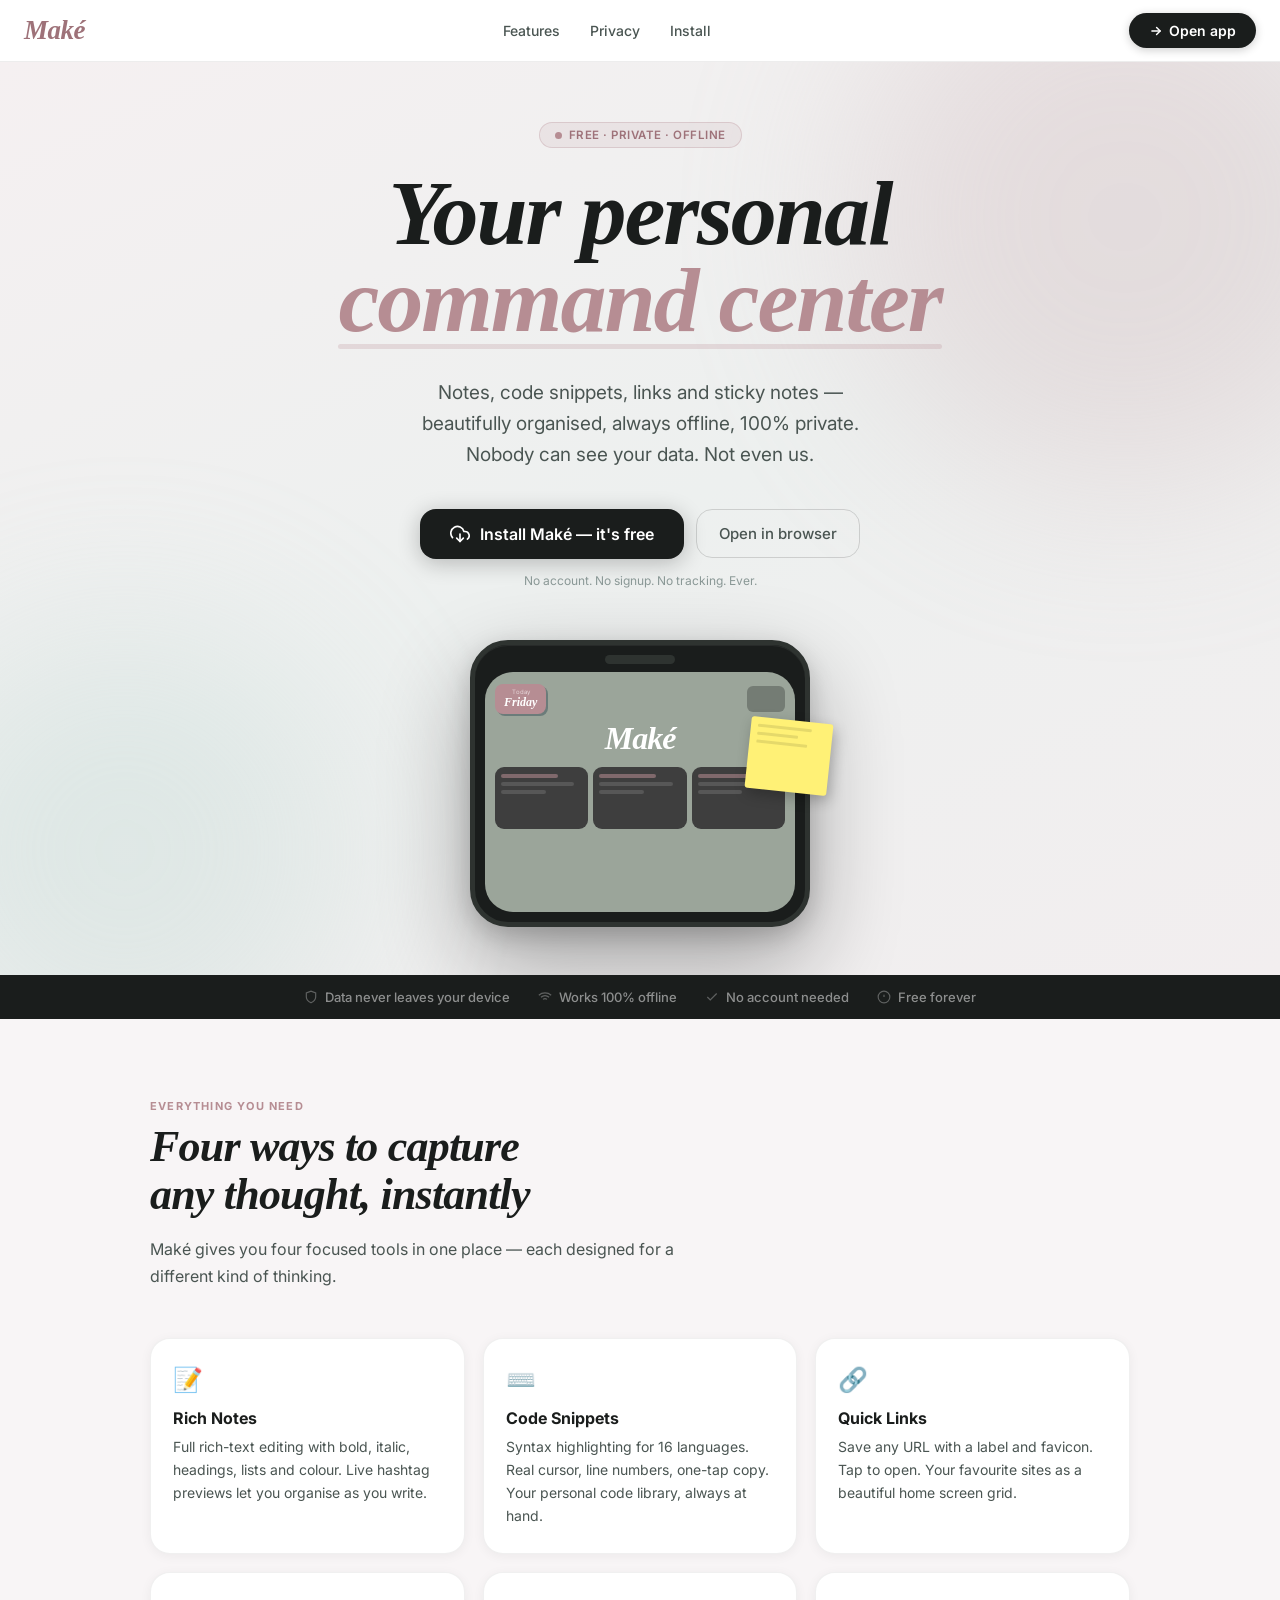
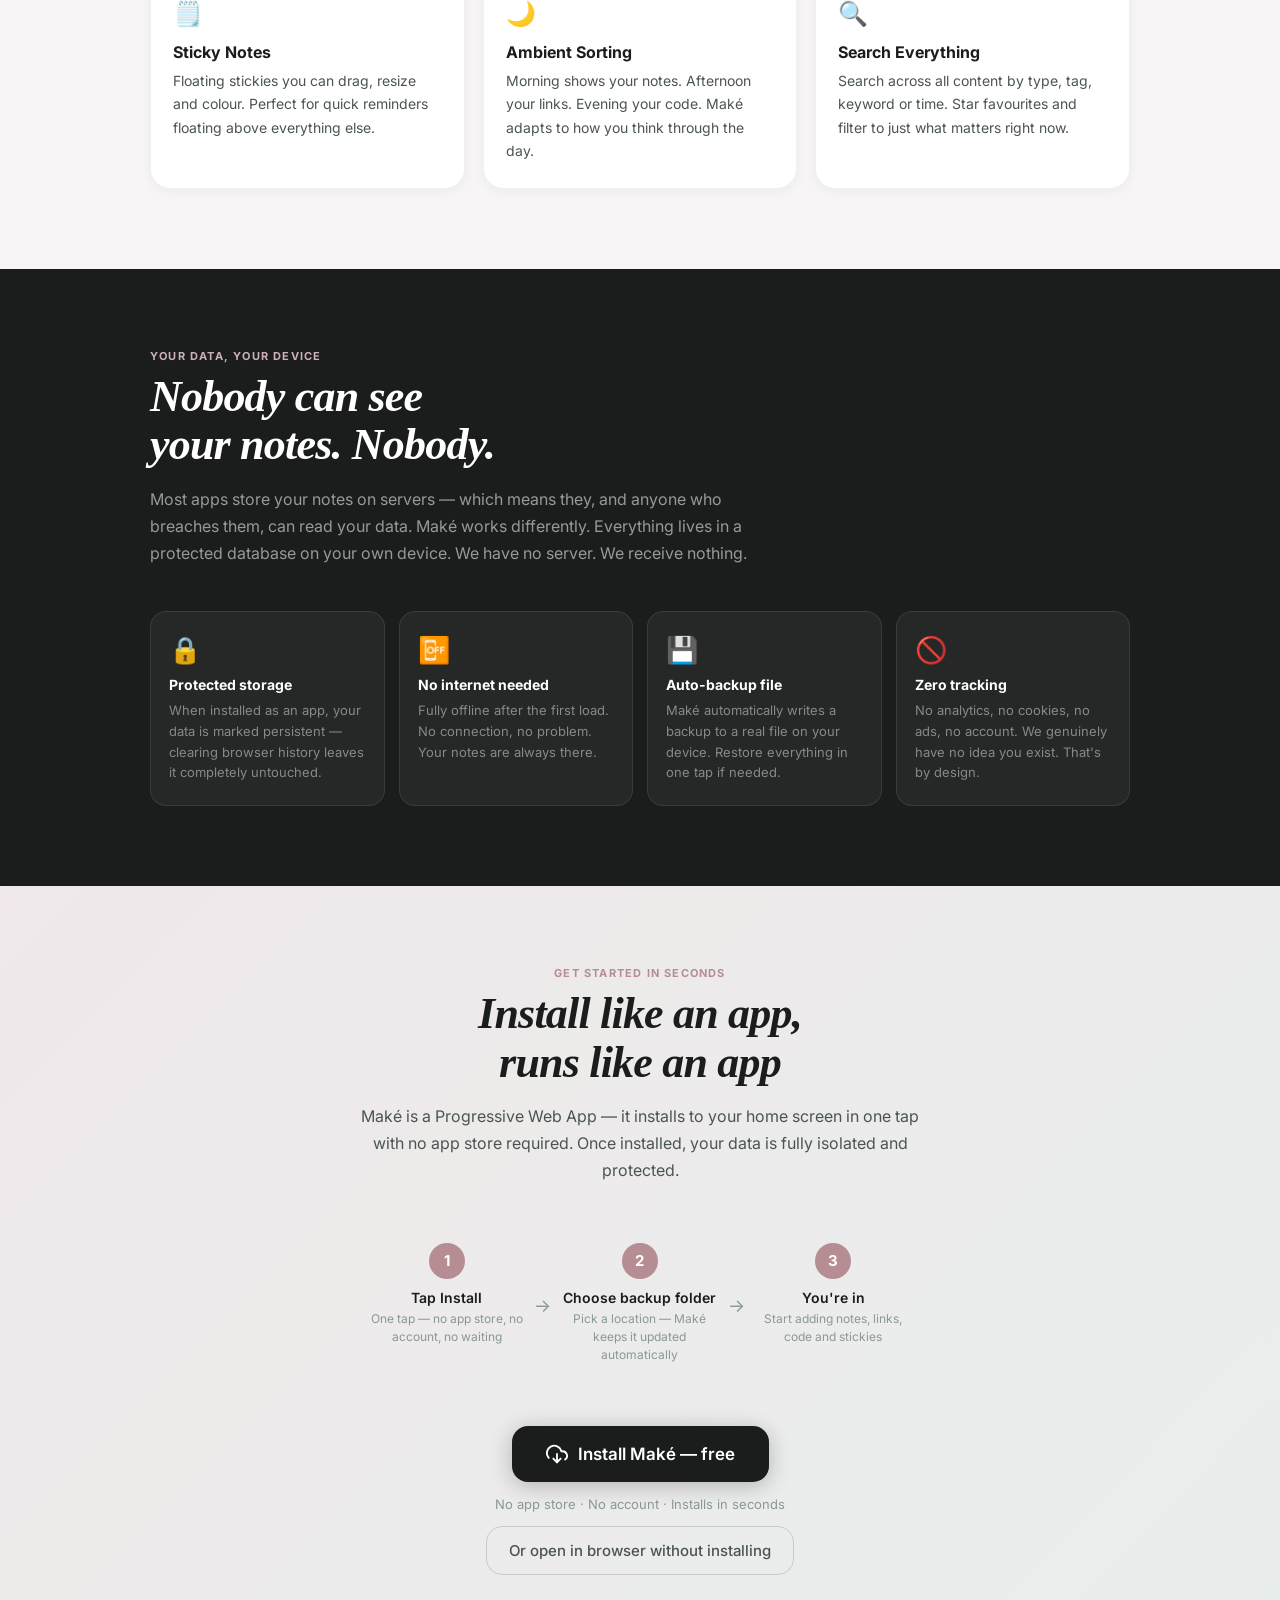
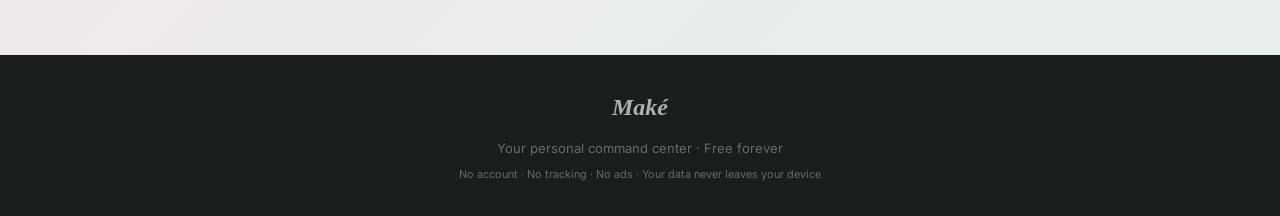
<file: index.html>
<!DOCTYPE html>
<html lang="en">
<head>
  <meta charset="UTF-8">
  <meta name="viewport" content="width=device-width, initial-scale=1.0, viewport-fit=cover">
  <title>Maké — Your Personal Command Center</title>
  <meta name="description" content="Notes, code snippets, links and sticky notes. All on your device, all private, all offline. Install free.">
  <meta name="theme-color" content="#9ba59a">
  <meta property="og:type" content="website">
  <meta property="og:title" content="Maké — Your Personal Command Center">
  <meta property="og:description" content="Notes, code, links and stickies. 100% private. Free forever.">
  <meta property="og:image" content="./icons/icon-512.png">
  <meta name="twitter:card" content="summary_large_image">
  <link rel="manifest" href="manifest.json">
  <link rel="apple-touch-icon" href="./icons/icon-192.png">
  <meta name="apple-mobile-web-app-capable" content="yes">
  <meta name="apple-mobile-web-app-status-bar-style" content="black-translucent">
  <link rel="preconnect" href="https://fonts.googleapis.com">
  <link rel="preconnect" href="https://fonts.gstatic.com" crossorigin>
  <link href="https://fonts.googleapis.com/css2?family=Inter:wght@400;500;600;700&display=swap" rel="stylesheet">
  <style>
    *,*::before,*::after{margin:0;padding:0;box-sizing:border-box;}
    :root{
      --rose:#b68d93;--rose-dark:#9e7279;--rose-light:#cdb0b5;--rose-pale:#f5edef;
      --sage:#9ba59a;--sage-dark:#7d8e8c;
      --dark:#1a1d1c;--dark-2:#252928;--dark-3:#2e3330;
      --text:#1a1d1c;--text-2:#4a5552;--text-3:#8a9896;
      --font-display:'Georgia','Times New Roman',serif;
      --font-body:'Inter',-apple-system,BlinkMacSystemFont,sans-serif;
      --ease-spring:cubic-bezier(0.22,0.25,0.0,1.0);
    }
    html{scroll-behavior:smooth;}
    body{font-family:var(--font-body);background:#fff;color:var(--text);-webkit-font-smoothing:antialiased;overflow-x:hidden;}

    /* NAV */
    .nav{position:sticky;top:0;z-index:100;display:flex;align-items:center;justify-content:space-between;padding:0 24px;height:62px;background:rgba(255,255,255,0.90);backdrop-filter:blur(20px);-webkit-backdrop-filter:blur(20px);border-bottom:1px solid rgba(0,0,0,0.07);}
    .nav-logo{font-family:var(--font-display);font-size:27px;font-style:italic;font-weight:700;color:var(--rose-dark);letter-spacing:-0.5px;text-decoration:none;}
    .nav-links{display:flex;align-items:center;gap:4px;}
    .nav-link{font-size:14px;color:var(--text-2);text-decoration:none;padding:7px 13px;border-radius:8px;transition:background 150ms,color 150ms;font-weight:500;}
    .nav-link:hover{background:rgba(0,0,0,0.05);color:var(--text);}
    .nav-cta{padding:9px 20px;background:var(--dark);color:#fff;border:none;border-radius:999px;font-size:14px;font-weight:600;font-family:var(--font-body);cursor:pointer;text-decoration:none;display:inline-flex;align-items:center;gap:6px;transition:background 150ms,transform 200ms var(--ease-spring),box-shadow 150ms;box-shadow:0 2px 10px rgba(0,0,0,0.20);}
    .nav-cta:hover{background:var(--dark-2);transform:translateY(-1px);box-shadow:0 4px 16px rgba(0,0,0,0.26);}
    @media(max-width:600px){.nav-links .nav-link{display:none;}}

    /* HERO */
    .hero{min-height:calc(100svh - 62px);display:flex;flex-direction:column;align-items:center;justify-content:center;text-align:center;padding:60px 24px 48px;background:linear-gradient(155deg,#f5f0f1 0%,#edf0ef 50%,#f2eeef 100%);position:relative;overflow:hidden;}
    .hero-blob-1{position:absolute;width:550px;height:550px;border-radius:50%;background:var(--rose-light);filter:blur(90px);opacity:0.3;top:-120px;right:-120px;pointer-events:none;}
    .hero-blob-2{position:absolute;width:450px;height:450px;border-radius:50%;background:#bdd5d0;filter:blur(90px);opacity:0.3;bottom:-100px;left:-100px;pointer-events:none;}
    .hero-badge{display:inline-flex;align-items:center;gap:7px;padding:5px 15px;background:rgba(182,141,147,0.12);border:1px solid rgba(182,141,147,0.30);border-radius:999px;font-size:11.5px;font-weight:600;color:var(--rose-dark);letter-spacing:0.5px;text-transform:uppercase;margin-bottom:22px;position:relative;z-index:1;}
    .badge-dot{width:7px;height:7px;background:var(--rose);border-radius:50%;animation:pulse 2s ease infinite;}
    @keyframes pulse{0%,100%{opacity:1;transform:scale(1);}50%{opacity:0.5;transform:scale(0.75);}}
    .hero-h1{font-family:var(--font-display);font-size:clamp(50px,10vw,92px);font-style:italic;font-weight:700;letter-spacing:-2px;line-height:0.95;color:var(--dark);position:relative;z-index:1;margin-bottom:10px;}
    .hero-h1 em{color:var(--rose);font-style:italic;position:relative;}
    .hero-h1 em::after{content:'';position:absolute;bottom:2px;left:0;right:0;height:5px;background:rgba(182,141,147,0.25);border-radius:3px;z-index:-1;}
    .hero-sub{font-size:clamp(15px,2.5vw,19px);color:var(--text-2);line-height:1.65;max-width:460px;margin:22px auto 38px;position:relative;z-index:1;}
    .hero-actions{display:flex;align-items:center;gap:12px;flex-wrap:wrap;justify-content:center;position:relative;z-index:1;margin-bottom:14px;}
    .btn-primary{display:inline-flex;align-items:center;gap:10px;padding:15px 30px;background:var(--dark);color:#fff;border:none;border-radius:16px;font-size:16px;font-weight:600;font-family:var(--font-body);cursor:pointer;text-decoration:none;transition:background 150ms,transform 200ms var(--ease-spring),box-shadow 200ms;box-shadow:0 4px 22px rgba(0,0,0,0.24);}
    .btn-primary:hover{background:var(--dark-2);transform:translateY(-2px);box-shadow:0 8px 30px rgba(0,0,0,0.28);}
    .btn-primary:active{transform:scale(0.97);}
    .btn-secondary{display:inline-flex;align-items:center;gap:6px;padding:14px 22px;background:transparent;color:var(--text-2);border:1.5px solid rgba(0,0,0,0.14);border-radius:16px;font-size:15px;font-weight:500;font-family:var(--font-body);cursor:pointer;text-decoration:none;transition:border-color 150ms,color 150ms,background 150ms;}
    .btn-secondary:hover{border-color:var(--rose);color:var(--rose-dark);background:rgba(182,141,147,0.06);}
    .hero-fine{font-size:12px;color:var(--text-3);position:relative;z-index:1;}

    /* PHONE MOCKUP */
    .hero-mockup-wrap{position:relative;z-index:1;margin-top:52px;width:100%;max-width:340px;}
    .phone{background:#1a1d1c;border-radius:38px;border:5px solid #2e3330;box-shadow:0 36px 90px rgba(0,0,0,0.32),0 8px 24px rgba(0,0,0,0.18),inset 0 1px 0 rgba(255,255,255,0.06);overflow:hidden;padding:10px;}
    .phone::before{content:'';display:block;width:70px;height:9px;background:#2e3330;border-radius:999px;margin:0 auto 8px;}
    .phone-screen{background:var(--sage);border-radius:28px;overflow:hidden;padding:12px 10px 10px;min-height:240px;}
    .ph-topbar{display:flex;align-items:center;justify-content:space-between;margin-bottom:6px;}
    .ph-date{background:var(--rose);border-radius:8px;padding:4px 9px;box-shadow:2px 2px 0 #6b7c7a;}
    .ph-date-small{font-size:6px;color:rgba(255,255,255,0.65);}
    .ph-date-day{font-family:var(--font-display);font-size:12px;font-style:italic;font-weight:700;color:#fff;}
    .ph-title{font-family:var(--font-display);font-size:32px;font-style:italic;font-weight:700;color:#fff;letter-spacing:-1px;text-align:center;margin-bottom:10px;}
    .ph-grid{display:grid;grid-template-columns:repeat(3,1fr);gap:5px;}
    .ph-card{background:#3e3e3e;border-radius:9px;padding:7px 6px;min-height:62px;}
    .ph-line{height:4px;border-radius:2px;background:rgba(255,255,255,0.13);margin-bottom:4px;}
    .ph-line:first-child{width:70%;background:rgba(182,141,147,0.55);}
    .ph-line:nth-child(2){width:90%;}
    .ph-line:nth-child(3){width:55%;}
    .ph-sticky{position:absolute;width:82px;height:72px;background:#fff176;border-radius:3px;box-shadow:3px 5px 14px rgba(0,0,0,0.24);top:28%;right:-20px;transform:rotate(6deg);padding:7px;}
    .ph-sticky-line{height:3px;border-radius:1px;background:rgba(0,0,0,0.10);margin-bottom:5px;}
    .ph-sticky-line:nth-child(1){width:80%;}
    .ph-sticky-line:nth-child(2){width:60%;}
    .ph-sticky-line:nth-child(3){width:75%;}

    /* TRUST */
    .trust{background:var(--dark);padding:14px 24px;display:flex;align-items:center;justify-content:center;gap:28px;flex-wrap:wrap;}
    .trust-item{display:flex;align-items:center;gap:7px;font-size:13px;font-weight:500;color:rgba(255,255,255,0.50);}
    .trust-item svg{opacity:0.6;flex-shrink:0;}
    @media(max-width:500px){.trust{gap:14px;}.trust-item{font-size:12px;}}

    /* SECTIONS */
    section{padding:80px 24px;}
    .wrap{max-width:980px;margin:0 auto;}
    .s-label{font-size:11px;font-weight:700;color:var(--rose);text-transform:uppercase;letter-spacing:1.2px;margin-bottom:10px;}
    .s-title{font-family:var(--font-display);font-size:clamp(28px,5vw,44px);font-style:italic;font-weight:700;color:var(--dark);letter-spacing:-0.8px;line-height:1.1;margin-bottom:16px;}
    .s-body{font-size:16px;color:var(--text-2);line-height:1.7;max-width:560px;}

    /* FEATURES */
    .features-section{background:#f8f5f6;}
    .feat-grid{display:grid;grid-template-columns:repeat(auto-fit,minmax(255px,1fr));gap:18px;margin-top:48px;}
    .feat-card{background:#fff;border-radius:20px;padding:26px 22px;border:1px solid rgba(0,0,0,0.06);box-shadow:0 2px 12px rgba(0,0,0,0.05);transition:transform 200ms var(--ease-spring),box-shadow 200ms;}
    .feat-card:hover{transform:translateY(-3px);box-shadow:0 8px 28px rgba(0,0,0,0.09);}
    .feat-icon{font-size:24px;margin-bottom:14px;display:block;}
    .feat-title{font-size:16px;font-weight:700;color:var(--dark);margin-bottom:7px;}
    .feat-body{font-size:14px;color:var(--text-2);line-height:1.65;}

    /* PRIVACY */
    .privacy-section{background:var(--dark);}
    .privacy-section .s-title{color:#fff;}
    .privacy-section .s-label{color:var(--rose-light);}
    .privacy-section .s-body{color:rgba(255,255,255,0.55);max-width:600px;}
    .priv-grid{display:grid;grid-template-columns:repeat(auto-fit,minmax(210px,1fr));gap:14px;margin-top:44px;}
    .priv-card{background:rgba(255,255,255,0.05);border:1px solid rgba(255,255,255,0.09);border-radius:16px;padding:22px 18px;}
    .priv-icon{font-size:26px;margin-bottom:11px;display:block;}
    .priv-title{font-size:14px;font-weight:700;color:#fff;margin-bottom:7px;}
    .priv-body{font-size:13px;color:rgba(255,255,255,0.45);line-height:1.6;}

    /* INSTALL */
    .install-section{background:linear-gradient(135deg,#f0e8ea 0%,#e8eeec 100%);text-align:center;}
    .install-section .s-body{margin:0 auto 40px;text-align:center;}
    .steps{display:flex;justify-content:center;gap:0;margin:0 auto 44px;max-width:580px;flex-wrap:wrap;}
    .step{flex:1;min-width:150px;padding:18px 14px;text-align:center;position:relative;}
    .step:not(:last-child)::after{content:'→';position:absolute;right:-8px;top:calc(50% - 8px);color:var(--text-3);font-size:18px;}
    .step-num{width:36px;height:36px;background:var(--rose);color:#fff;border-radius:50%;display:flex;align-items:center;justify-content:center;font-weight:700;font-size:15px;margin:0 auto 10px;}
    .step-title{font-size:14px;font-weight:600;color:var(--dark);margin-bottom:4px;}
    .step-body{font-size:12px;color:var(--text-3);line-height:1.5;}
    .install-cta{display:flex;flex-direction:column;align-items:center;gap:14px;}
    .install-note{font-size:13px;color:var(--text-3);}
    @media(max-width:500px){.step:not(:last-child)::after{display:none;}}

    /* iOS PANEL */
    .ios-panel{display:none;background:#fff;border:1.5px solid rgba(0,0,0,0.09);border-radius:20px;padding:22px 20px;margin-top:20px;max-width:400px;text-align:left;box-shadow:0 4px 20px rgba(0,0,0,0.08);}
    .ios-panel.show{display:block;animation:fade-up 300ms var(--ease-spring) both;}
    @keyframes fade-up{from{opacity:0;transform:translateY(10px);}to{opacity:1;transform:translateY(0);}}
    .ios-panel-title{font-size:15px;font-weight:700;color:var(--dark);margin-bottom:14px;}
    .ios-step{display:flex;align-items:flex-start;gap:10px;margin-bottom:10px;font-size:14px;color:var(--text-2);line-height:1.5;}
    .ios-num{width:22px;height:22px;background:var(--rose);color:#fff;border-radius:50%;display:flex;align-items:center;justify-content:center;font-weight:700;font-size:11px;flex-shrink:0;margin-top:1px;}
    .share-badge{display:inline-flex;align-items:center;gap:3px;background:rgba(0,0,0,0.07);padding:2px 6px;border-radius:5px;font-size:12px;font-weight:600;}

    /* FOOTER */
    footer{background:var(--dark);color:rgba(255,255,255,0.35);text-align:center;padding:30px 24px;font-size:13px;line-height:1.9;}
    .foot-logo{font-family:var(--font-display);font-size:24px;font-style:italic;font-weight:700;color:rgba(255,255,255,0.65);display:block;margin-bottom:6px;}
    footer a{color:rgba(255,255,255,0.45);text-decoration:none;}
    footer a:hover{color:var(--rose-light);}
  </style>
</head>
<body>

<!-- NAV -->
<nav class="nav">
  <a href="/" class="nav-logo">Maké</a>
  <div class="nav-links">
    <a href="#features" class="nav-link">Features</a>
    <a href="#privacy"  class="nav-link">Privacy</a>
    <a href="#install"  class="nav-link">Install</a>
  </div>
  <a href="./app.html" class="nav-cta">
    <svg width="14" height="14" viewBox="0 0 24 24" fill="none" stroke="currentColor" stroke-width="2.5" stroke-linecap="round"><polyline points="5 12 19 12"/><polyline points="13 6 19 12 13 18"/></svg>
    Open app
  </a>
</nav>

<!-- HERO -->
<section class="hero">
  <div class="hero-blob-1"></div>
  <div class="hero-blob-2"></div>
  <div class="hero-badge"><span class="badge-dot"></span>Free · Private · Offline</div>
  <h1 class="hero-h1">Your personal<br><em>command center</em></h1>
  <p class="hero-sub">Notes, code snippets, links and sticky notes — beautifully organised, always offline, 100% private. Nobody can see your data. Not even us.</p>
  <div class="hero-actions">
    <button class="btn-primary" id="hero-install-btn">
      <svg width="20" height="20" viewBox="0 0 24 24" fill="none" stroke="currentColor" stroke-width="2" stroke-linecap="round" stroke-linejoin="round"><polyline points="8 17 12 21 16 17"/><line x1="12" y1="12" x2="12" y2="21"/><path d="M20.88 18.09A5 5 0 0018 9h-1.26A8 8 0 103 16.29"/></svg>
      Install Maké — it's free
    </button>
    <a href="./app.html" class="btn-secondary">Open in browser</a>
  </div>
  <p class="hero-fine">No account. No signup. No tracking. Ever.</p>
  <div class="hero-mockup-wrap">
    <div class="phone">
      <div class="phone-screen">
        <div class="ph-topbar">
          <div class="ph-date"><div class="ph-date-small">Today</div><div class="ph-date-day">Friday</div></div>
          <div style="width:38px;height:26px;background:rgba(0,0,0,0.25);border-radius:6px;"></div>
        </div>
        <div class="ph-title">Maké</div>
        <div class="ph-grid">
          <div class="ph-card"><div class="ph-line"></div><div class="ph-line"></div><div class="ph-line"></div></div>
          <div class="ph-card"><div class="ph-line"></div><div class="ph-line"></div><div class="ph-line"></div></div>
          <div class="ph-card"><div class="ph-line"></div><div class="ph-line"></div><div class="ph-line"></div></div>
        </div>
        <div class="ph-sticky"><div class="ph-sticky-line"></div><div class="ph-sticky-line"></div><div class="ph-sticky-line"></div></div>
      </div>
    </div>
  </div>
</section>

<!-- TRUST BAR -->
<div class="trust">
  <div class="trust-item"><svg width="14" height="14" viewBox="0 0 24 24" fill="none" stroke="currentColor" stroke-width="2"><path d="M12 22s8-4 8-10V5l-8-3-8 3v7c0 6 8 10 8 10z"/></svg>Data never leaves your device</div>
  <div class="trust-item"><svg width="14" height="14" viewBox="0 0 24 24" fill="none" stroke="currentColor" stroke-width="2"><path d="M5 12.55a11 11 0 0114.08 0"/><path d="M1.42 9a16 16 0 0121.16 0"/><path d="M8.53 16.11a6 6 0 016.95 0"/><line x1="12" y1="20" x2="12.01" y2="20"/></svg>Works 100% offline</div>
  <div class="trust-item"><svg width="14" height="14" viewBox="0 0 24 24" fill="none" stroke="currentColor" stroke-width="2"><polyline points="20 6 9 17 4 12"/></svg>No account needed</div>
  <div class="trust-item"><svg width="14" height="14" viewBox="0 0 24 24" fill="none" stroke="currentColor" stroke-width="2"><circle cx="12" cy="12" r="10"/><line x1="12" y1="8" x2="12" y2="12"/><line x1="12" y1="16" x2="12.01" y2="16"/></svg>Free forever</div>
</div>

<!-- FEATURES -->
<section class="features-section" id="features">
  <div class="wrap">
    <p class="s-label">Everything you need</p>
    <h2 class="s-title">Four ways to capture<br>any thought, instantly</h2>
    <p class="s-body">Maké gives you four focused tools in one place — each designed for a different kind of thinking.</p>
    <div class="feat-grid">
      <div class="feat-card"><span class="feat-icon">📝</span><div class="feat-title">Rich Notes</div><div class="feat-body">Full rich-text editing with bold, italic, headings, lists and colour. Live hashtag previews let you organise as you write.</div></div>
      <div class="feat-card"><span class="feat-icon">⌨️</span><div class="feat-title">Code Snippets</div><div class="feat-body">Syntax highlighting for 16 languages. Real cursor, line numbers, one-tap copy. Your personal code library, always at hand.</div></div>
      <div class="feat-card"><span class="feat-icon">🔗</span><div class="feat-title">Quick Links</div><div class="feat-body">Save any URL with a label and favicon. Tap to open. Your favourite sites as a beautiful home screen grid.</div></div>
      <div class="feat-card"><span class="feat-icon">🗒️</span><div class="feat-title">Sticky Notes</div><div class="feat-body">Floating stickies you can drag, resize and colour. Perfect for quick reminders floating above everything else.</div></div>
      <div class="feat-card"><span class="feat-icon">🌙</span><div class="feat-title">Ambient Sorting</div><div class="feat-body">Morning shows your notes. Afternoon your links. Evening your code. Maké adapts to how you think through the day.</div></div>
      <div class="feat-card"><span class="feat-icon">🔍</span><div class="feat-title">Search Everything</div><div class="feat-body">Search across all content by type, tag, keyword or time. Star favourites and filter to just what matters right now.</div></div>
    </div>
  </div>
</section>

<!-- PRIVACY -->
<section class="privacy-section" id="privacy">
  <div class="wrap">
    <p class="s-label">Your data, your device</p>
    <h2 class="s-title">Nobody can see<br>your notes. Nobody.</h2>
    <p class="s-body">Most apps store your notes on servers — which means they, and anyone who breaches them, can read your data. Maké works differently. Everything lives in a protected database on your own device. We have no server. We receive nothing.</p>
    <div class="priv-grid">
      <div class="priv-card"><span class="priv-icon">🔒</span><div class="priv-title">Protected storage</div><div class="priv-body">When installed as an app, your data is marked persistent — clearing browser history leaves it completely untouched.</div></div>
      <div class="priv-card"><span class="priv-icon">📴</span><div class="priv-title">No internet needed</div><div class="priv-body">Fully offline after the first load. No connection, no problem. Your notes are always there.</div></div>
      <div class="priv-card"><span class="priv-icon">💾</span><div class="priv-title">Auto-backup file</div><div class="priv-body">Maké automatically writes a backup to a real file on your device. Restore everything in one tap if needed.</div></div>
      <div class="priv-card"><span class="priv-icon">🚫</span><div class="priv-title">Zero tracking</div><div class="priv-body">No analytics, no cookies, no ads, no account. We genuinely have no idea you exist. That's by design.</div></div>
    </div>
  </div>
</section>

<!-- INSTALL -->
<section class="install-section" id="install">
  <div class="wrap">
    <p class="s-label">Get started in seconds</p>
    <h2 class="s-title">Install like an app,<br>runs like an app</h2>
    <p class="s-body">Maké is a Progressive Web App — it installs to your home screen in one tap with no app store required. Once installed, your data is fully isolated and protected.</p>
    <div class="steps">
      <div class="step"><div class="step-num">1</div><div class="step-title">Tap Install</div><div class="step-body">One tap — no app store, no account, no waiting</div></div>
      <div class="step"><div class="step-num">2</div><div class="step-title">Choose backup folder</div><div class="step-body">Pick a location — Maké keeps it updated automatically</div></div>
      <div class="step"><div class="step-num">3</div><div class="step-title">You're in</div><div class="step-body">Start adding notes, links, code and stickies</div></div>
    </div>
    <div class="install-cta">
      <button class="btn-primary" id="install-main-btn" style="font-size:17px;padding:17px 34px">
        <svg width="22" height="22" viewBox="0 0 24 24" fill="none" stroke="currentColor" stroke-width="2" stroke-linecap="round" stroke-linejoin="round"><polyline points="8 17 12 21 16 17"/><line x1="12" y1="12" x2="12" y2="21"/><path d="M20.88 18.09A5 5 0 0018 9h-1.26A8 8 0 103 16.29"/></svg>
        Install Maké — free
      </button>
      <p class="install-note">No app store · No account · Installs in seconds</p>
      <a href="./app.html" class="btn-secondary">Or open in browser without installing</a>
      <div class="ios-panel" id="ios-panel">
        <div class="ios-panel-title">📱 Install on iPhone or iPad</div>
        <div class="ios-step"><div class="ios-num">1</div><span>Tap the <span class="share-badge">Share ↑</span> button at the bottom of Safari</span></div>
        <div class="ios-step"><div class="ios-num">2</div><span>Scroll and tap <strong>"Add to Home Screen"</strong></span></div>
        <div class="ios-step"><div class="ios-num">3</div><span>Tap <strong>"Add"</strong> — Maké appears on your home screen</span></div>
        <div class="ios-step"><div class="ios-num">4</div><span>Open Maké from your home screen. Your data is now fully isolated — clearing Safari history can never touch it.</span></div>
      </div>
    </div>
  </div>
</section>

<!-- FOOTER -->
<footer>
  <span class="foot-logo">Maké</span>
  Your personal command center · Free forever<br>
  <small>No account · No tracking · No ads · Your data never leaves your device</small>
</footer>

<script>
  // ── Redirect if already installed as PWA ──────────────────
  const standalone = window.matchMedia('(display-mode: standalone)').matches
                  || window.navigator.standalone === true;
  if (standalone) { window.location.replace('./app.html'); }

  // ── Detect platform ───────────────────────────────────────
  const isIOS     = /iPad|iPhone|iPod/.test(navigator.userAgent) && !window.MSStream;
  const isSafari  = /^((?!chrome|android).)*safari/i.test(navigator.userAgent);

  let deferredPrompt = null;

  window.addEventListener('beforeinstallprompt', e => {
    e.preventDefault();
    deferredPrompt = e;
  });

  window.addEventListener('appinstalled', () => {
    window.location.replace('./app.html');
  });

  async function handleInstall() {
    if (deferredPrompt) {
      deferredPrompt.prompt();
      const { outcome } = await deferredPrompt.userChoice;
      deferredPrompt = null;
    } else if (isIOS) {
      document.getElementById('ios-panel').classList.add('show');
      document.getElementById('ios-panel').scrollIntoView({ behavior: 'smooth', block: 'nearest' });
    } else {
      window.location.href = './app.html';
    }
  }

  document.getElementById('hero-install-btn').addEventListener('click', handleInstall);
  document.getElementById('install-main-btn').addEventListener('click', handleInstall);

  // Show iOS instructions automatically on iOS Safari
  if (isIOS && isSafari && !standalone) {
    document.getElementById('ios-panel').classList.add('show');
    const btns = document.querySelectorAll('#hero-install-btn, #install-main-btn');
    btns.forEach(b => {
      b.innerHTML = b.innerHTML.replace("Install Maké — it's free", 'How to install on iPhone')
                               .replace('Install Maké — free', 'How to install on iPhone');
    });
  }

  // Smooth scroll
  document.querySelectorAll('a[href^="#"]').forEach(a => {
    a.addEventListener('click', e => {
      const t = document.querySelector(a.getAttribute('href'));
      if (t) { e.preventDefault(); t.scrollIntoView({ behavior: 'smooth' }); }
    });
  });
</script>
</body>
</html>
</file>
